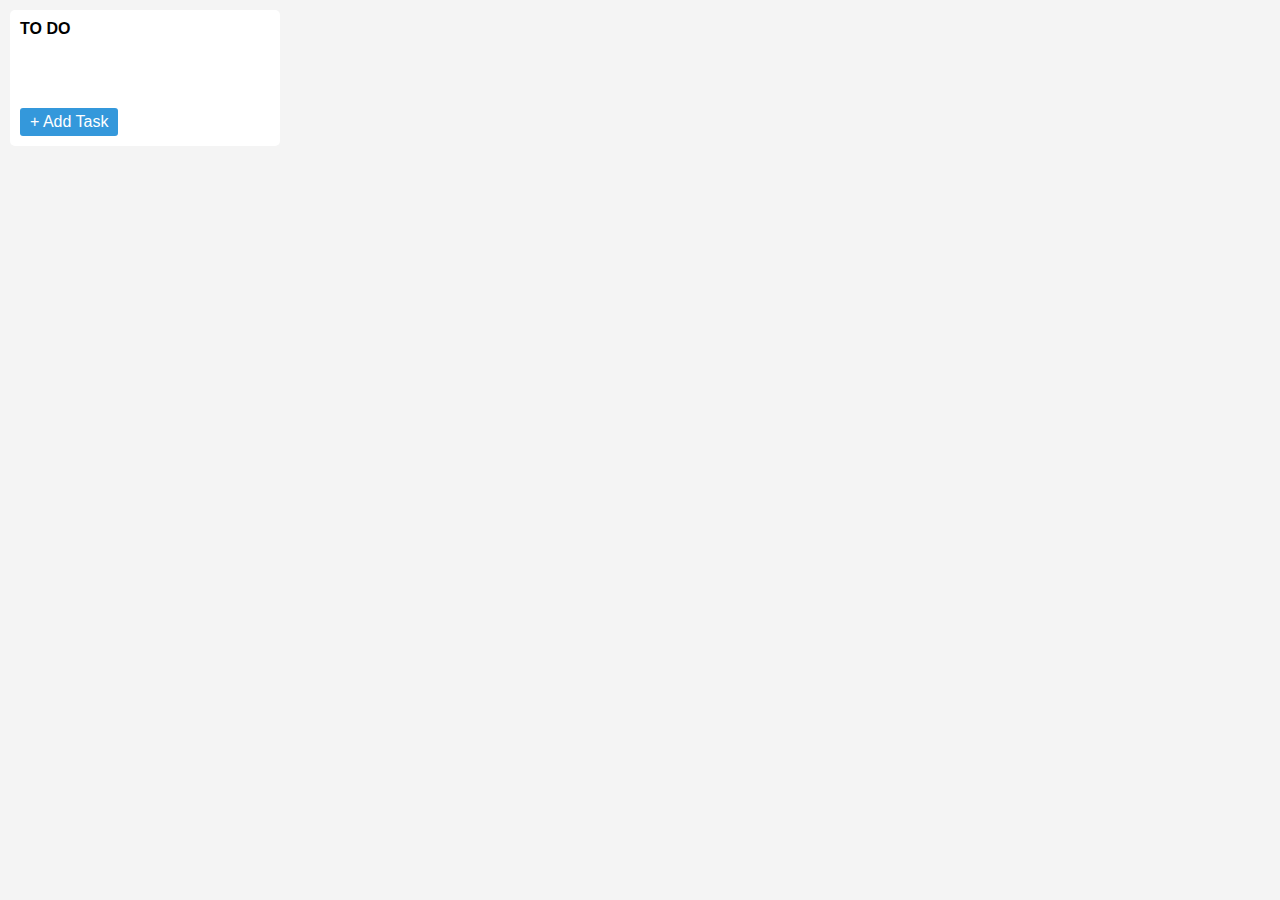
<file: a.html>
<!DOCTYPE html>
<html lang="en">
<head>
  <meta charset="UTF-8">
  <meta name="viewport" content="width=device-width, initial-scale=1.0">
  <title>Task Board</title>
  <link
    rel="stylesheet"
    href="https://cdnjs.cloudflare.com/ajax/libs/font-awesome/6.4.0/css/all.min.css"
  />
  <style>
    body { font-family: Arial, sans-serif; margin: 0; padding: 0; background: #f4f4f4; }
    .board-column { background: #fff; padding: 10px; margin: 10px; display: inline-block; vertical-align: top; width: 250px; border-radius: 5px; }
    .board-header { font-weight: bold; margin-bottom: 10px; }
    .task-list { min-height: 50px; }
    .add-task-wrapper { margin-top: 10px; }
    .add-task { background: #3498db; color: #fff; padding: 5px 10px; cursor: pointer; border-radius: 3px; display: inline-block; }
    .task-form { display: none; margin-top: 5px; }
    .task-input { width: 70%; padding: 5px; }
    .save-task { padding: 5px 10px; margin-left: 5px; cursor: pointer; background: #2ecc71; color: #fff; border: none; border-radius: 3px; }
    .task-box { background: #ecf0f1; padding: 5px; margin-bottom: 5px; border-radius: 3px; cursor: pointer; display: flex; justify-content: space-between; align-items: center; }
    .task-icons i { margin-left: 5px; cursor: pointer; }

    /* Modal CSS */
    .task-modal { display: none; position: fixed; top: 50px; left: 220px; right: 0; bottom: 0; background: #fff; border-left: 1px solid #ddd; z-index: 200; padding: 20px; overflow-y: auto; flex-direction: column; }
    .task-modal.show { display: flex; }
    .modal-header { display: flex; justify-content: space-between; align-items: center; border-bottom: 1px solid #ddd; padding-bottom: 10px; }
    .close-btn { cursor: pointer; background: #e74c3c; color: #fff; border: none; font-size: 16px; padding: 5px 10px; border-radius: 4px; }
    .modal-body { display: flex; margin-top: 15px; gap: 20px; flex: 1; }
    .modal-left { flex: 2; padding-right: 20px; border-right: 1px solid #eee; }
    .modal-right { flex: 1.2; display: flex; flex-direction: column; }
    .comment-box { display: flex; gap: 10px; margin-top: auto; }
    .comment-box input { flex: 1; padding: 8px; border: 1px solid #ddd; border-radius: 4px; }
    .comment-box button { background: #3498db; border: none; color: #fff; padding: 8px 12px; border-radius: 4px; cursor: pointer; }
    .activity-log { flex: 1; overflow-y: auto; font-size: 13px; line-height: 1.4; margin-bottom: 10px; }
    .activity-log hr { border: none; border-top: 1px solid #eee; margin: 8px 0; }
  </style>
</head>
<body>

  <!-- Board Column -->
  <div class="board-column todo">
    <div class="board-header">TO DO</div>
    <div class="task-list"></div>
    <div class="add-task-wrapper">
      <div class="add-task">+ Add Task</div>
      <div class="task-form">
        <input type="text" placeholder="Task Name..." class="task-input">
        <button class="save-task">Save</button>
      </div>
    </div>
  </div>

  <!-- Modal -->
  <div class="task-modal" id="taskModal">
    <div class="modal-header">
      <h2>Task Details</h2>
      <button class="close-btn" id="closeModal">X</button>
    </div>
    <div class="modal-body">
      <div class="modal-left">
        <div class="task-details">
          <p><strong>Status:</strong> To Do</p>
          <p><strong>Assignees:</strong> Empty</p>
          <p><strong>Dates:</strong> Start → Due</p>
          <p><strong>Priority:</strong> Empty</p>
          <p><strong>Time Estimate:</strong> Empty</p>
          <p><strong>Track Time:</strong> Add Time</p>
        </div>
      </div>
      <div class="modal-right">
        <h3>Activity</h3>
        <div class="activity-log">
          <p><strong>User</strong> – Sep 2 at 12:22 pm<br>hello</p>
          <hr>
          <p>Status changed from <span>Complete</span> → <span>To Do</span></p>
        </div>
        <div class="comment-box">
          <input type="text" placeholder="Write a comment...">
          <button>Send</button>
        </div>
      </div>
    </div>
  </div>

  <script>
    document.addEventListener("DOMContentLoaded", () => {
      const modal = document.getElementById("taskModal");
      const closeBtn = document.getElementById("closeModal");

      // + Add Task functionality
      document.querySelectorAll(".add-task-wrapper").forEach(wrapper => {
        const addBtn = wrapper.querySelector(".add-task");
        const form = wrapper.querySelector(".task-form");
        const input = form.querySelector(".task-input");
        const saveBtn = form.querySelector(".save-task");

        // Show/hide input
        addBtn.addEventListener("click", () => {
          form.style.display = form.style.display === "block" ? "none" : "block";
          input.focus();
        });

        // Save task
        saveBtn.addEventListener("click", () => {
          const taskText = input.value.trim();
          if (!taskText) return;

          const taskBox = document.createElement("div");
          taskBox.classList.add("task-box");
          taskBox.innerHTML = `
            <span>${taskText}</span>
            <div class="task-icons">
              <i class="fas fa-user"></i>
              <i class="fas fa-calendar"></i>
              <i class="fas fa-flag"></i>
              <i class="fas fa-comment"></i>
            </div>
          `;

          const taskList = wrapper.closest(".board-column").querySelector(".task-list");
          taskList.appendChild(taskBox);

          input.value = "";
          form.style.display = "none";

          // Click listener to open modal
          taskBox.addEventListener("click", e => {
            if (!e.target.closest(".task-icons")) {
              modal.classList.add("show");
            }
          });
        });
      });

      // Attach modal click listener to any existing tasks
      document.querySelectorAll(".task-box").forEach(taskBox => {
        taskBox.addEventListener("click", e => {
          if (!e.target.closest(".task-icons")) {
            modal.classList.add("show");
          }
        });
      });

      // Close modal
      closeBtn.addEventListener("click", () => {
        modal.classList.remove("show");
      });
    });
  </script>
</body>
</html>
</file>
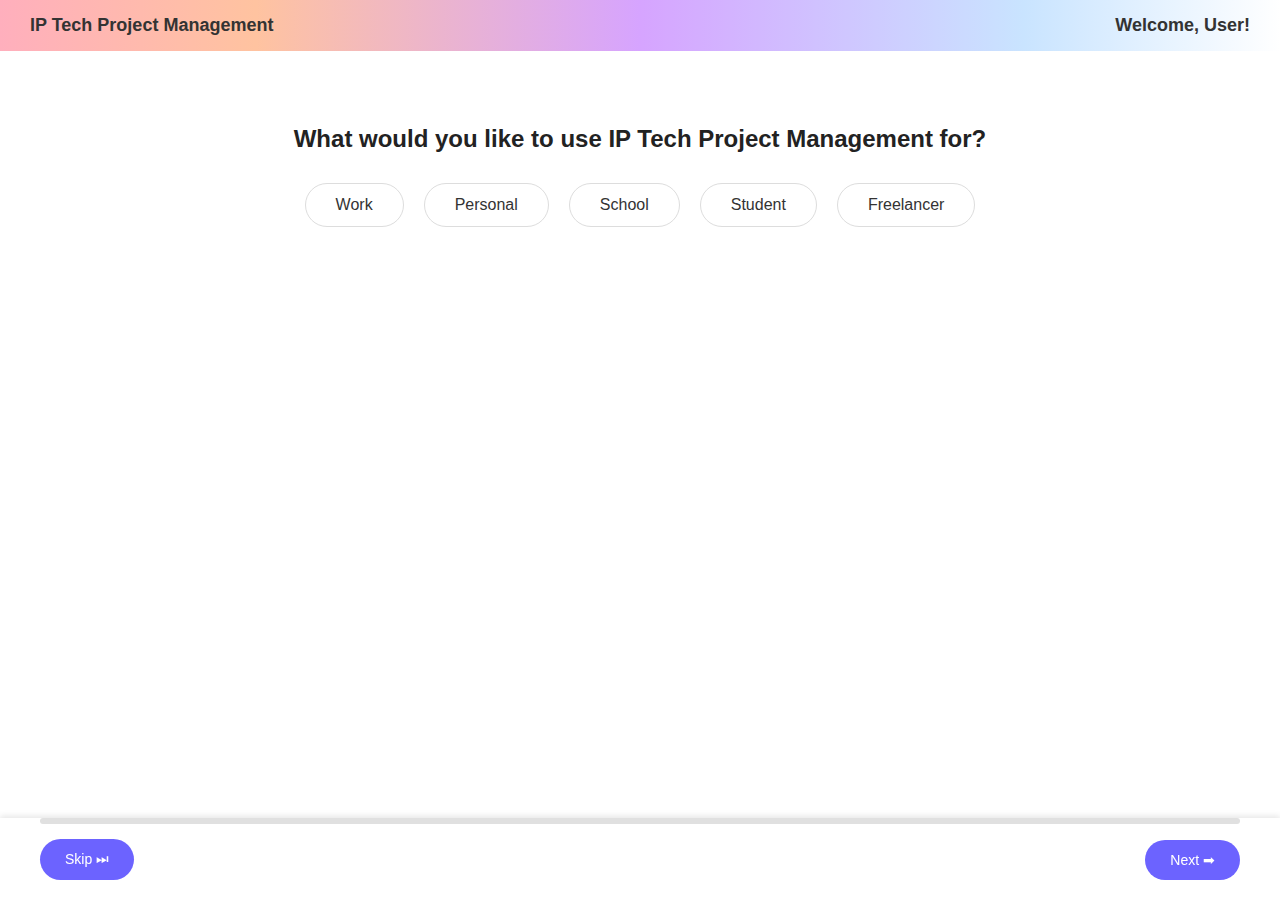
<file: dashboard.html>
<!DOCTYPE html>
<html lang="en">
  <head>
    <meta charset="UTF-8" />
    <meta name="viewport" content="width=device-width, initial-scale=1.0" />
    <title>Dashboard | TaskNest</title>
    <style>
      body {
        margin: 0;
        padding: 0;
        font-family: Arial, sans-serif;
        background: #fff;
      }

      /* Navbar */
      .navbar {
        display: flex;
        justify-content: space-between;
        align-items: center;
        background: linear-gradient(
  90deg,
  #ffafbd 0%,   /* soft pink */
  #ffc3a0 20%,  /* peach/pink */
  #d6a4ff 50%,  /* light purple */
  #c9e4ff 80%,  /* light blue */
  #ffffff 100%  /* white fade */
);

        padding: 15px 30px;
        font-size: 18px;
        font-weight: bold;
        color: #333;
      }

      /* Step container */
      .step {
        display: none;
        text-align: center;
        padding: 50px 20px;
      }
      .step.active {
        display: block;
      }

      .step h3 {
        font-size: 24px;
        margin-bottom: 30px;
        color: #222;
      }

      /* Options */
      .options {
        display: flex;
        justify-content: center;
        gap: 20px;
        flex-wrap: wrap;
        margin-bottom: 50px;
      }

      .options button,
      .options input {
        background: #fff;
        border: 1.5px solid #ddd;
        padding: 12px 30px;
        border-radius: 25px;
        font-size: 16px;
        cursor: pointer;
        color: #333;
        transition: all 0.3s;
      }

      .options button:hover {
        background: #f0f0ff;
        border-color: #6c63ff;
        color: #6c63ff;
      }

      .options input {
        width: 60%;
      }

      /* Progress + Navigation Wrapper */
      .bottom-bar {
        position: fixed;
        bottom: 0;
        left: 0;
        width: 100%;
        background: #fff; /* white background strip */
        box-shadow: 0 -2px 6px rgba(0, 0, 0, 0.1);
        padding: 0 0 20px; /* top & bottom spacing */
      }

      /* Progress bar */
      .progress-container {
        width: calc(100% - 80px); /* leaves margin on both sides */
        margin: 0 auto; /* centers it */
        background: #e0e0e0;
        height: 6px;
        border-radius: 4px;
        overflow: hidden;
      }

      .progress-bar {
        height: 100%;
        width: 0%;
        background: linear-gradient(
  90deg,
  #a445b2,   /* Purple/Pink */
  #d41872,   /* Pink */
  #ff0066,   /* Magenta */
  #ff8c00,   /* Orange */
  #ffd200,   /* Yellow */
  #21d190,   /* Green-Teal */
  #00c6ff    /* Blue */
);

        transition: width 0.5s;
      }

      /* Navigation */
      .navigation {
        display: flex;
        justify-content: space-between;
        align-items: center;
        padding: 15px 40px 0; /* space above nav buttons */
      }

      .navigation button {
        background: #6c63ff;
        border: none;
        padding: 12px 25px;
        border-radius: 25px;
        color: #fff;
        font-size: 14px;
        cursor: pointer;
        transition: background 0.3s;
      }

      .navigation button:hover {
        background: #574fd6;
      }
    </style>
  </head>
  <body>
    <!-- Navbar -->
    <div class="navbar">
      <div>IP Tech Project Management</div>
      <div>Welcome, <span id="userName"></span>!</div>
    </div>

    <!-- Steps -->
    <div class="step active">
      <h3>What would you like to use IP Tech Project Management for?</h3>
      <div class="options">
        <button onclick="selectOption('Work')">Work</button>
        <button onclick="selectOption('Personal')">Personal</button>
        <button onclick="selectOption('School')">School</button>
        <button onclick="selectOption('Student')">Student</button>
        <button onclick="selectOption('Freelancer')">Freelancer</button>
      </div>
    </div>

    <div class="step">
      <h3>What would you like to manage?</h3>
      <div class="options">
        <button>HR & Recruiting</button>
        <button>Support</button>
        <button>IT</button>
        <button>Marketing</button>
        <button>Operations</button>
        <button>Software Development</button>
        <button>Creative & Design</button>
        <button>Other</button>
      </div>
    </div>

    <div class="step">
      <h3>How did you hear about us?</h3>
      <div class="options">
        <button>Google</button>
        <button>Facebook</button>
        <button>LinkedIn</button>
        <button>Friend / Colleague</button>
        <button>YouTube</button>
        <button>Other</button>
      </div>
    </div>

    <div class="step">
      <h3>Invite people to your Workspace</h3>
      <div class="options">
        <input
          type="email"
          placeholder="Enter email addresses (comma separated)"
        />
      </div>
    </div>

    <!-- Fixed Bottom Bar -->
    <div class="bottom-bar">
      <!-- Progress Bar -->
      <div class="progress-container">
        <div class="progress-bar" id="progressBar"></div>
      </div>

      <!-- Navigation -->
      <div class="navigation">
        <button id="prev">⬅ Back</button>
        <button id="skip">Skip ⏭</button>
        <button id="next">Next ➡</button>
      </div>
    </div>

    <script>
      // Show user email or name
      const email = localStorage.getItem("signupEmail") || "User";
      document.getElementById("userName").innerText = email.split("@")[0];

      const steps = document.querySelectorAll(".step");
      const progressBar = document.getElementById("progressBar");
      const prevBtn = document.getElementById("prev");
      const nextBtn = document.getElementById("next");
      const skipBtn = document.getElementById("skip");

      let currentStep = 0;

      function updateSteps() {
        steps.forEach((step, index) => {
          step.classList.toggle("active", index === currentStep);
        });
        progressBar.style.width =
          (currentStep / (steps.length - 1)) * 100 + "%";

        prevBtn.style.display = currentStep === 0 ? "none" : "inline-block";
        skipBtn.style.display =
          currentStep === steps.length - 1 ? "none" : "inline-block";
        nextBtn.textContent =
          currentStep === steps.length - 1 ? "Finish" : "Next ➡";
      }

      nextBtn.addEventListener("click", () => {
        if (currentStep < steps.length - 1) {
          currentStep++;
          updateSteps();
        } else {
          alert("🎉 Onboarding Completed! Redirecting to Dashboard...");
          window.location.href = "main_dashboard.html";
        }
      });

      prevBtn.addEventListener("click", () => {
        if (currentStep > 0) {
          currentStep--;
          updateSteps();
        }
      });

      skipBtn.addEventListener("click", () => {
        if (currentStep < steps.length - 1) {
          currentStep++;
          updateSteps();
        }
      });

      function selectOption(choice) {
        console.log("Selected:", choice);
      }

      updateSteps();
    </script>
  </body>
</html>
</file>
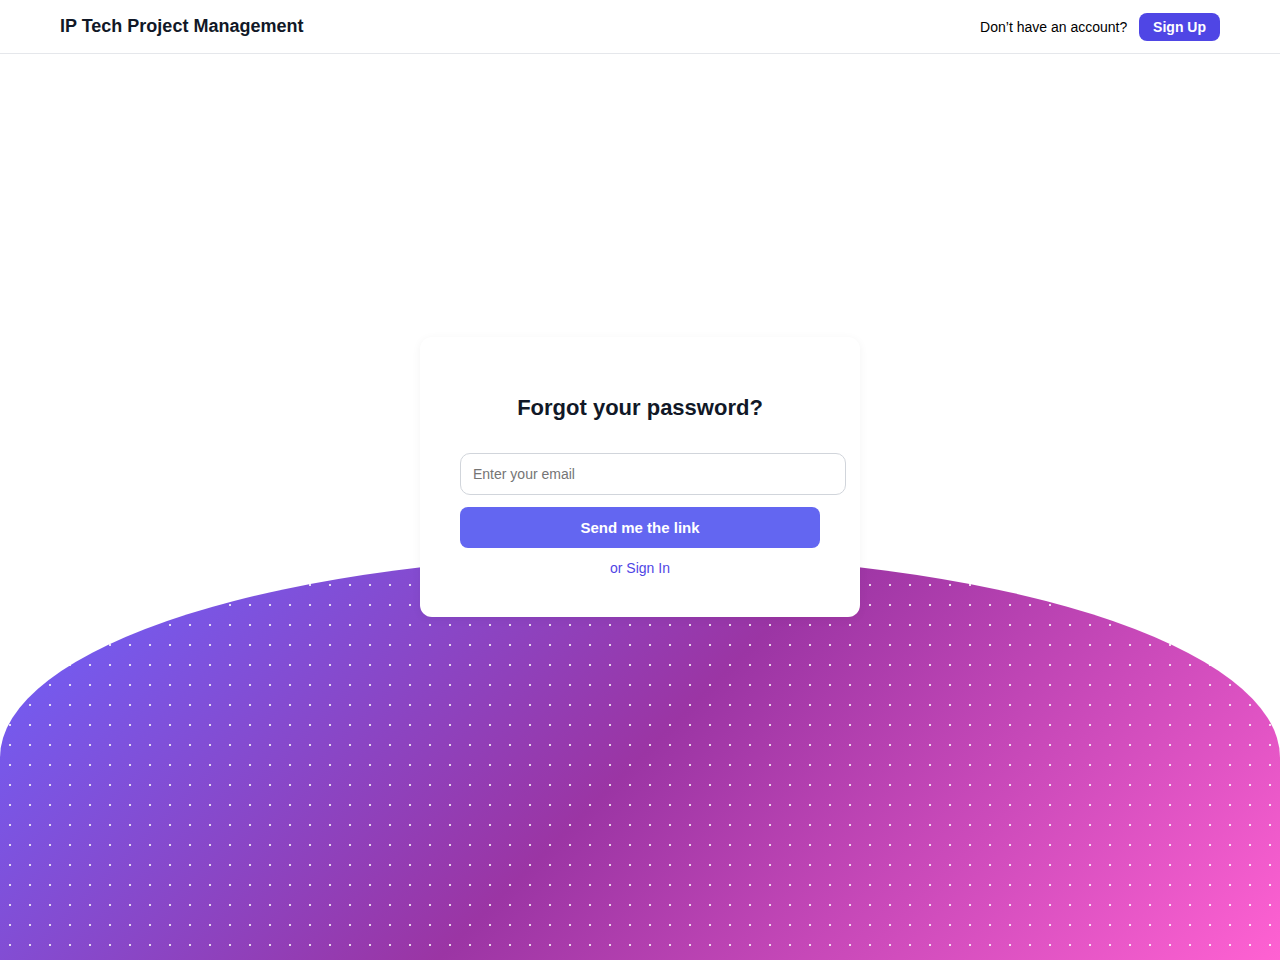
<file: forgot.html>
<!DOCTYPE html>
<html lang="en">
  <head>
    <meta charset="UTF-8" />
    <meta name="viewport" content="width=device-width, initial-scale=1.0" />
    <title>Forgot Password | IP Tech</title>
    <style>
      body {
        margin: 0;
        font-family: "Segoe UI", Arial, sans-serif;
        background: #fff;
        display: flex;
        flex-direction: column;
        min-height: 100vh;
      }

      body::before {
        content: "";
        position: absolute;
        bottom: -60px;
        left: 0;
        width: 100%;
        height: 45%;
        background: radial-gradient(
            circle,
            rgba(255, 255, 255, 0.799) 1px,
            transparent 1px
          ),
          linear-gradient(135deg, #6c63ff, #9b35a4, #ff61d2); /* gradient */
        background-size: 20px 20px, cover; /* spacing of dots */
        border-radius: 100% 100% 0 0;
        z-index: -1;
      }

      /* Navbar */
      .navbar {
        display: flex;
        justify-content: space-between;
        align-items: center;
        padding: 16px 60px;
        border-bottom: 1px solid #e5e7eb;
        background: #fff;
      }

      .navbar .logo {
        font-size: 18px;
        font-weight: 600;
        color: #111827;
      }

      .navbar .right {
        font-size: 14px;
        font-weight: 500;
      }

      .navbar .right a {
        text-decoration: none;
        color: #374151;
        margin-left: 8px;
        font-weight: 600;
      }

      .navbar .right .btn {
        background: #4f46e5;
        color: white;
        padding: 6px 14px;
        border-radius: 8px;
        text-decoration: none;
      }

      .navbar .right .btn:hover {
        background: #443ebc;
        color: white;
        padding: 6px 14px;
        border-radius: 8px;
        text-decoration: none;
      }

      /* Form Container */
      .container {
        flex: 1;
        display: flex;
        justify-content: center;
        align-items: center;
        padding: 40px 20px;
      }

      .card {
        background: white;
        padding: 40px;
        border-radius: 12px;
        box-shadow: 0px 2px 10px rgba(0, 0, 0, 0.05);
        width: 360px;
        text-align: center;
      }

      .card h2 {
        font-size: 22px;
        margin-bottom: 20px;
        color: #111827;
      }

      .card input {
        width: 100%;
        padding: 12px;
        margin: 12px 0;
        border: 1px solid #d1d5db;
        border-radius: 10px;
        font-size: 14px;
      }

      .btn-primary {
        width: 100%;
        background: #6366f1;
        color: white;
        border: none;
        padding: 12px;
        border-radius: 8px;
        font-size: 15px;
        font-weight: 600;
        cursor: pointer;
        transition: 0.2s;
      }

      .btn-primary:hover {
        background: #4f46e5;
      }

      .card a {
        display: inline-block;
        margin-top: 12px;
        font-size: 14px;
        color: #4f46e5;
        text-decoration: none;
      }

      .card a:hover {
        text-decoration: underline;
      }

      .card label {
        display: block;
        font-size: 14px;
        margin-bottom: 2px;
        text-align: left;
      }
    </style>
  </head>
  <body>
    <!-- Navbar -->
    <div class="navbar">
      <div class="logo">IP Tech Project Management</div>
      <div class="right">
        Don’t have an account? <a href="signup.html" class="btn">Sign Up</a>
      </div>
    </div>

    <!-- Forgot Password Form -->
  <div class="container">
    <div class="card">
      <h2>Forgot your password?</h2>
      <form action="recover.html" method="get">
        <input type="email" placeholder="Enter your email" required>
        <button type="submit" class="btn-primary">Send me the link</button>
      </form>
      <a href="login.html">or Sign In</a>
    </div>
  </div>


    <!-- Footer -->
    <div class="footer"></div>
  </body>
</html>
</file>
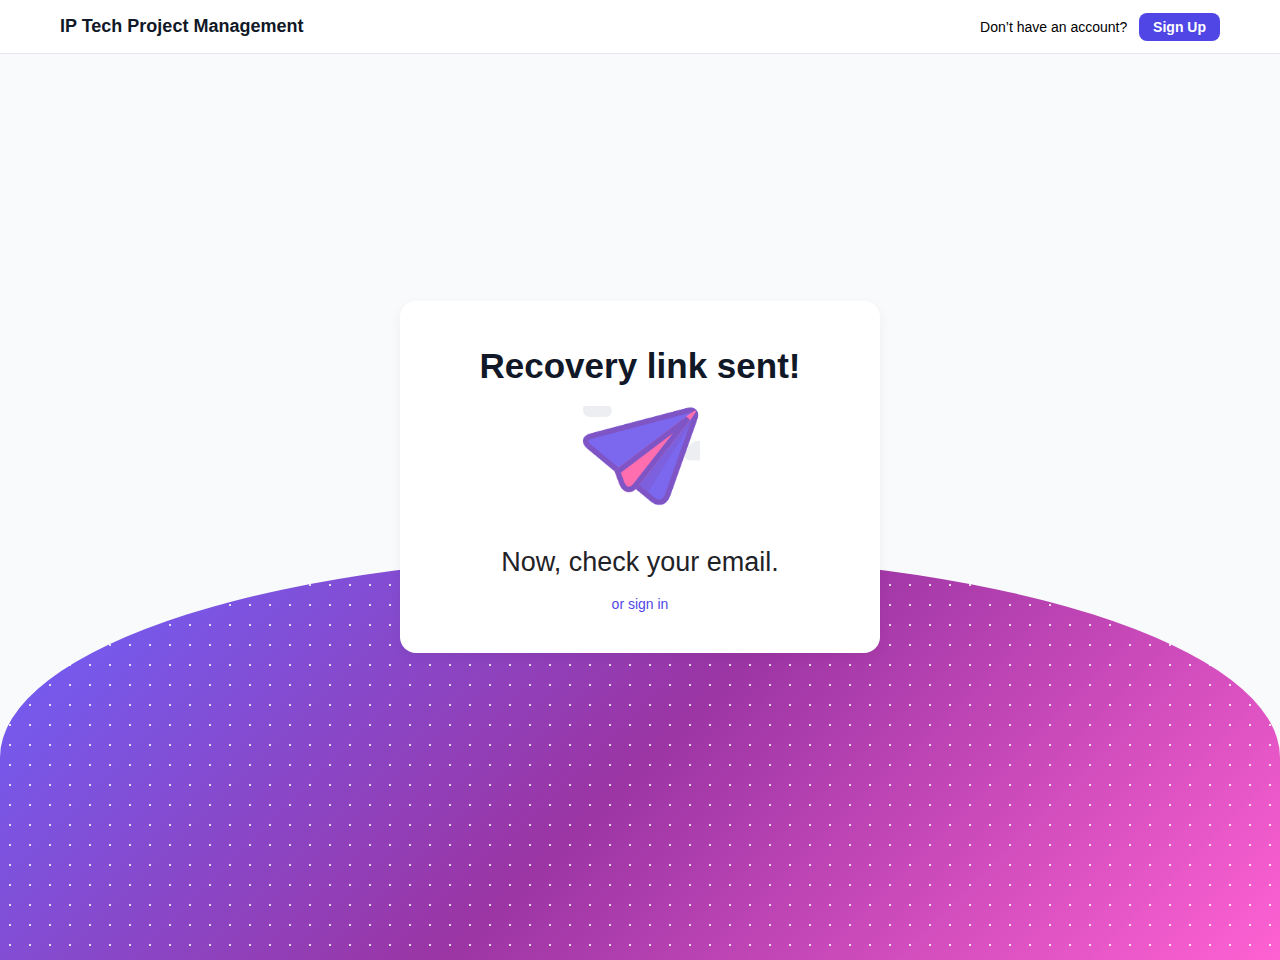
<file: recover.html>
<!DOCTYPE html>
<html lang="en">
<head>
  <meta charset="UTF-8">
  <meta name="viewport" content="width=device-width, initial-scale=1.0">
  <title>Password Recovery | IP Tech</title>
  <style>
    body {
      margin: 0;
      font-family: "Segoe UI", Arial, sans-serif;
      display: flex;
      flex-direction: column;
      min-height: 100vh;
      background: #f9fafb;
    }

    /* Navbar */
      .navbar {
        display: flex;
        justify-content: space-between;
        align-items: center;
        padding: 16px 60px;
        border-bottom: 1px solid #e5e7eb;
        background: #fff;
      }

      .navbar .logo {
        font-size: 18px;
        font-weight: 600;
        color: #111827;
      }

      .navbar .right {
        font-size: 14px;
        font-weight: 500;
      }

      .navbar .right a {
        text-decoration: none;
        color: #374151;
        margin-left: 8px;
        font-weight: 600;
      }

      .navbar .right .btn {
        background: #4f46e5;
        color: white;
        padding: 6px 14px;
        border-radius: 8px;
        text-decoration: none;
      }

      .navbar .right .btn:hover {
        background: #443ebc;
        color: white;
        padding: 6px 14px;
        border-radius: 8px;
        text-decoration: none;
      }

    /* Main Content */
    .container {
      flex: 1;
      display: flex;
      justify-content: center;
      align-items: center;
      text-align: center;
    }

    .card {
      background: #fff;
      padding: 40px;
      border-radius: 16px;
      box-shadow: 0px 4px 12px rgba(0,0,0,0.05);
      width: 400px;
    }

    .card h2 {
      font-size: 35px;
      color: #111827;
      margin-bottom: 20px;
      margin-top: 5px;
    }

    .card img {
      width: 120px;
      height: 100px;
      margin-bottom: 10px;
    }

    .card p {
      font-size: 27px;
      color: #1f2227;
      margin-bottom: 10px;
    }

    .card a {
      display: inline-block;
      font-size: 14px;
      color: #4f46e5;
      text-decoration: none;
      margin-top: 8px;
    }

    .card a:hover {
      text-decoration: underline;
    }

    body::before {
        content: "";
        position: absolute;
        bottom: -60px;
        left: 0;
        width: 100%;
        height: 45%;
        background: radial-gradient(
            circle,
            rgba(255, 255, 255, 0.799) 1px,
            transparent 1px
          ),
          linear-gradient(135deg, #6c63ff, #9b35a4, #ff61d2); /* gradient */
        background-size: 20px 20px, cover; /* spacing of dots */
        border-radius: 100% 100% 0 0;
        z-index: -1;
      }

  </style>
</head>
<body>

  <!-- Navbar -->
    <div class="navbar">
      <div class="logo">IP Tech Project Management</div>
      <div class="right">
        Don’t have an account? <a href="signup.html" class="btn">Sign Up</a>
      </div>
    </div>

  <!-- Recovery Message -->
  <div class="container">
    <div class="card">
      
      <h2>Recovery link sent!</h2>
      <img src="aeroplane.png" alt="sent">
      <p>Now, check your email.</p>
      <a href="login.html">or sign in</a>
    </div>
  </div>

</body>
</html>
</file>
